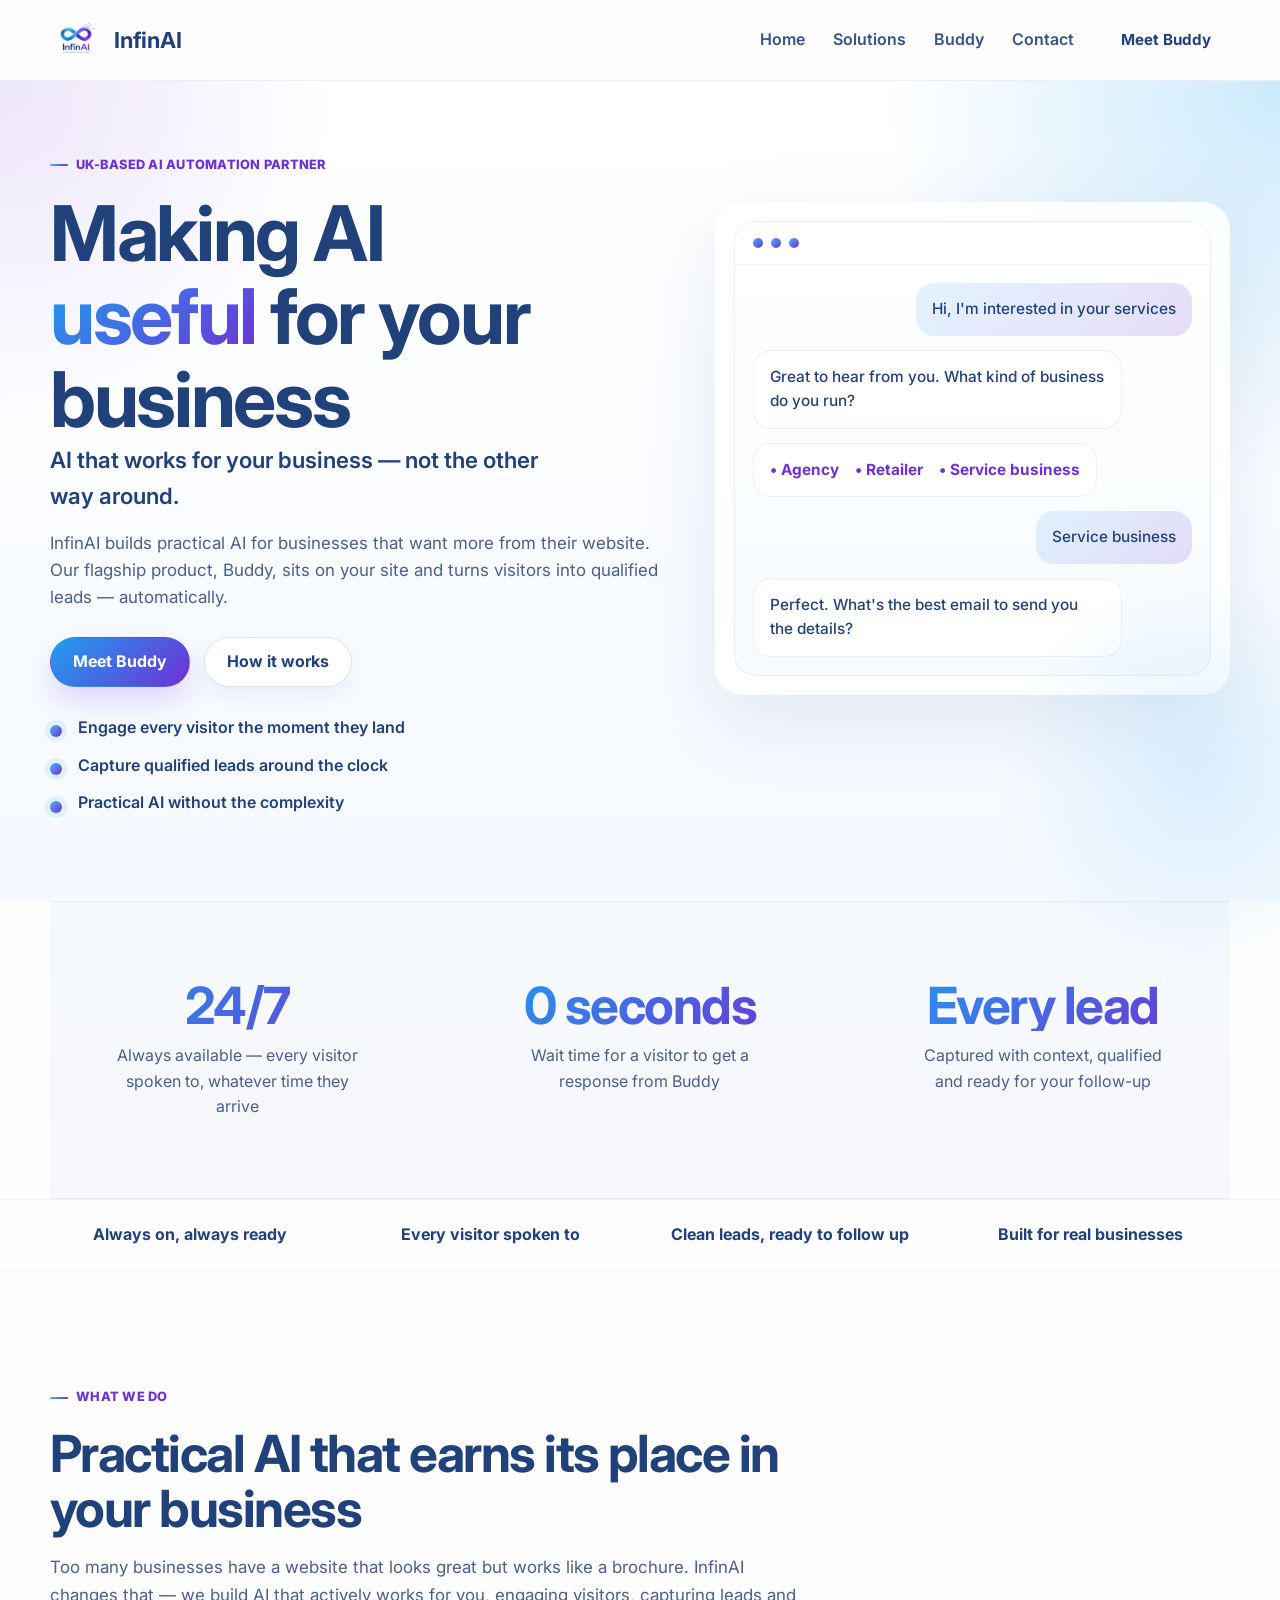
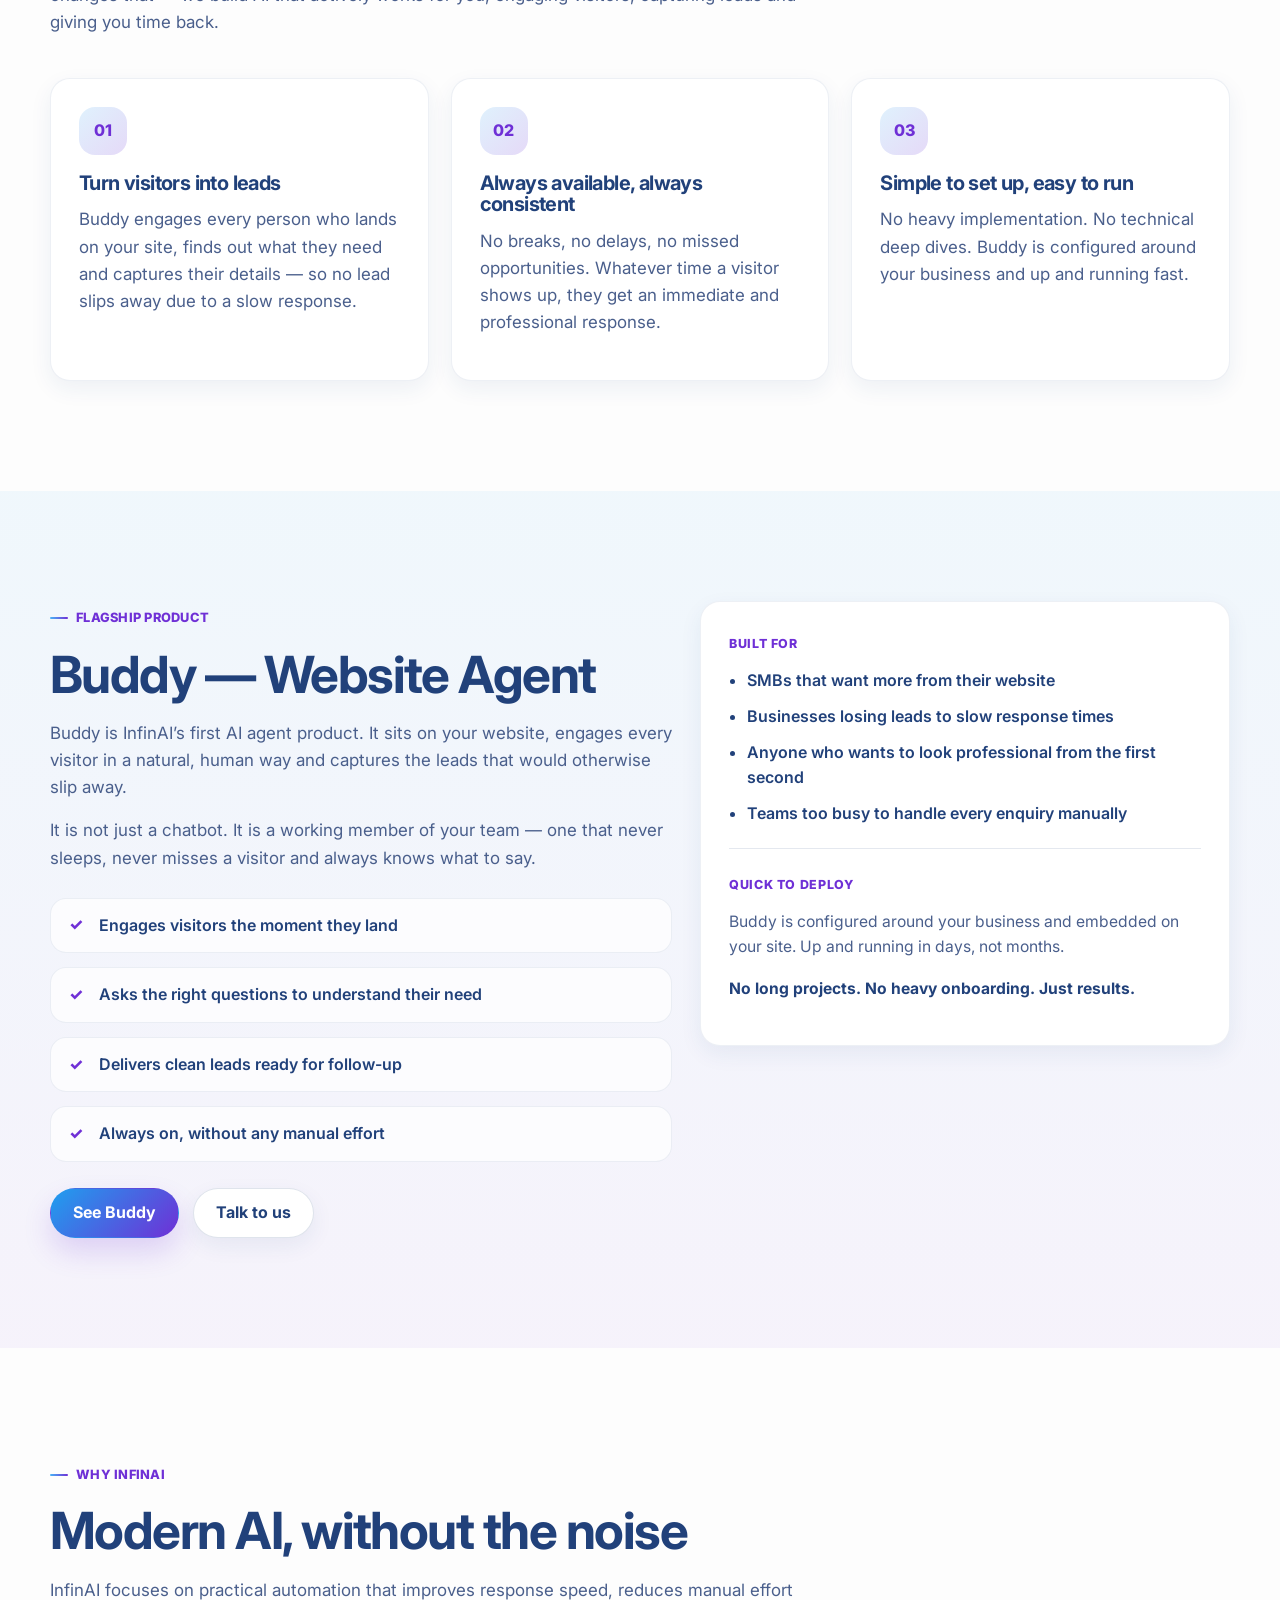
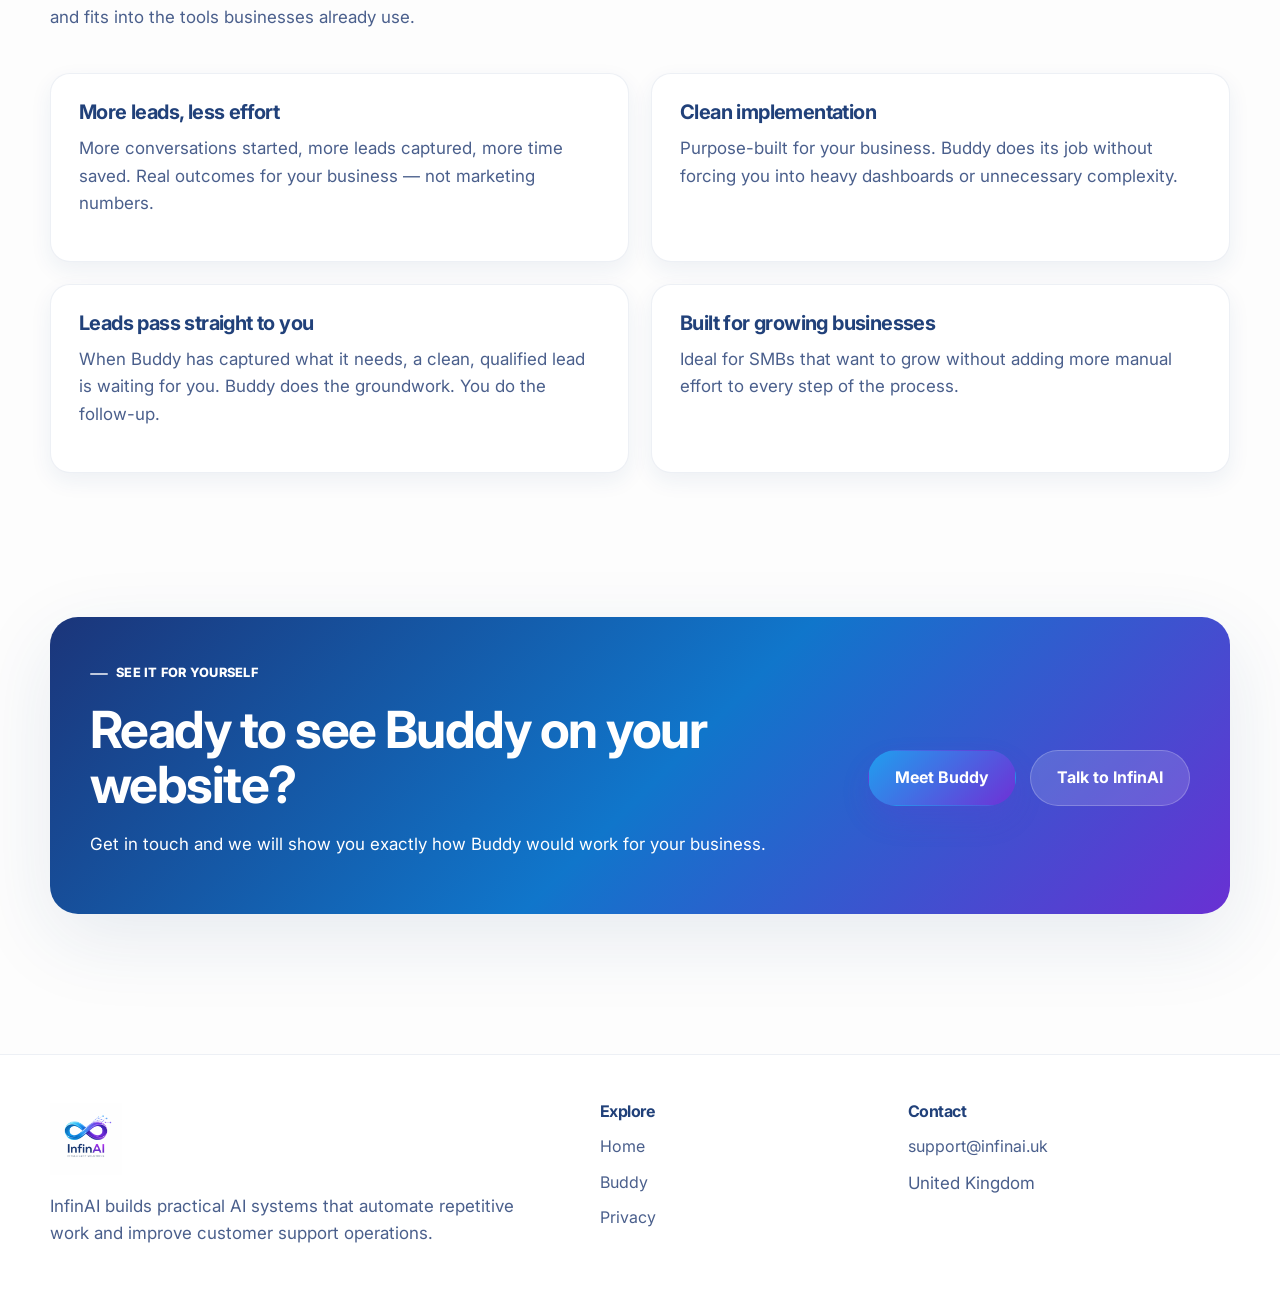
<file: index.html>
<!DOCTYPE html>
<html lang="en">
<head>
  <meta charset="UTF-8" />
  <meta name="viewport" content="width=device-width, initial-scale=1.0" />
  <title>InfinAI | Practical AI for Growing Businesses</title>
  <meta name="description" content="InfinAI builds practical AI for growing businesses. Buddy is an AI agent that lives on your website, engages every visitor, and delivers qualified leads — automatically." />
  <meta property="og:type" content="website" />
  <meta property="og:url" content="https://infinai.uk/" />
  <meta property="og:title" content="InfinAI | Practical AI for Growing Businesses" />
  <meta property="og:description" content="Buddy by InfinAI — an AI agent that lives on your website, engages every visitor naturally, and delivers qualified leads while you get on with your business." />
  <meta property="og:image" content="https://infinai.uk/assets/Infin_AI_Purple.png" />
  <meta name="twitter:card" content="summary_large_image" />
  <meta name="twitter:title" content="InfinAI | Practical AI for Growing Businesses" />
  <meta name="twitter:description" content="Buddy by InfinAI — an AI agent that lives on your website, engages every visitor naturally, and delivers qualified leads while you get on with your business." />
  <meta name="twitter:image" content="https://infinai.uk/assets/Infin_AI_Purple.png" />
  <link rel="preconnect" href="https://fonts.googleapis.com">
  <link rel="preconnect" href="https://fonts.gstatic.com" crossorigin>
  <link href="https://fonts.googleapis.com/css2?family=Inter:wght@400;500;600;700;800&display=swap" rel="stylesheet">
  <link rel="icon" type="image/png" href="assets/Infin_AI_Purple.png" />
  <link rel="stylesheet" href="styles.css" />
</head>
<body>
  <div class="site-shell">
    <header class="site-header">
      <div class="container nav-wrap">
        <a href="index.html" class="brand" aria-label="InfinAI home">
          <img src="assets/Infin_AI_Purple.png" alt="InfinAI logo" class="brand-logo" />
	  <span class="brand-text">InfinAI</span>
        </a>

        <button class="nav-toggle" id="navToggle" aria-expanded="false" aria-controls="siteNav" aria-label="Open navigation">
          <span></span><span></span><span></span>
        </button>

        <nav class="site-nav" id="siteNav">
          <a href="index.html">Home</a>
          <a href="#solutions">Solutions</a>
          <a href="buddy.html">Buddy</a>
          <a href="#contact">Contact</a>
          <a href="buddy.html" class="button button-small">Meet Buddy</a>
        </nav>
      </div>
    </header>

    <main>
      <section class="hero">
        <div class="container hero-grid">
          <div class="hero-copy">
            <div class="eyebrow">UK-based AI automation partner</div>
            <h1>Making AI <span class="gradient-text">useful</span> for your business</h1>
            <p class="hero-subtitle">AI that works for your business — not the other way around.</p>
            <p class="hero-body">
              InfinAI builds practical AI for businesses that want more from their website. Our flagship product, Buddy, sits on your site and turns visitors into qualified leads — automatically.
            </p>

            <div class="hero-actions">
              <a href="buddy.html" class="button button-primary">Meet Buddy</a>
              <a href="#solutions" class="button button-secondary">How it works</a>
            </div>

            <ul class="hero-points">
              <li>Engage every visitor the moment they land</li>
              <li>Capture qualified leads around the clock</li>
              <li>Practical AI without the complexity</li>
            </ul>
          </div>

          <div class="hero-panel">
            <div class="hero-card hero-card-main">
              <div class="chat-window">
                <div class="chat-top">
                  <div class="chat-dot"></div>
                  <div class="chat-dot"></div>
                  <div class="chat-dot"></div>
                </div>
                <div class="chat-body">
                  <div class="message user">Hi, I'm interested in your services</div>
                  <div class="message bot">
                    Great to hear from you. What kind of business do you run?
                  </div>
                  <div class="message bot soft">• Agency &nbsp;&nbsp; • Retailer &nbsp;&nbsp; • Service business</div>
                  <div class="message user">Service business</div>
                  <div class="message bot">
                    Perfect. What's the best email to send you the details?
                  </div>
                </div>
              </div>
            </div>
          </div>
        </div>
      </section>

      <section class="metrics">

        <div class="metric">
          <h2>24/7</h2>
          <p>Always available — every visitor spoken to, whatever time they arrive</p>
        </div>

        <div class="metric">
          <h2>0 seconds</h2>
          <p>Wait time for a visitor to get a response from Buddy</p>
        </div>

        <div class="metric">
          <h2>Every lead</h2>
          <p>Captured with context, qualified and ready for your follow-up</p>
        </div>

      </section>

      <section class="trust-strip">
        <div class="container trust-grid">
          <div class="trust-item">Always on, always ready</div>
          <div class="trust-item">Every visitor spoken to</div>
          <div class="trust-item">Clean leads, ready to follow up</div>
          <div class="trust-item">Built for real businesses</div>
        </div>
      </section>

      <section class="section" id="solutions">
        <div class="container">
          <div class="section-heading">
            <div class="eyebrow">What we do</div>
            <h2>Practical AI that earns its place in your business</h2>
            <p>
              Too many businesses have a website that looks great but works like a brochure. InfinAI changes that — we build AI that actively works for you, engaging visitors, capturing leads and giving you time back.
            </p>
          </div>

          <div class="card-grid three-up">
            <article class="feature-card">
              <div class="icon-badge">01</div>
              <h3>Turn visitors into leads</h3>
              <p>
                Buddy engages every person who lands on your site, finds out what they need and captures their details — so no lead slips away due to a slow response.
              </p>
            </article>

            <article class="feature-card">
              <div class="icon-badge">02</div>
              <h3>Always available, always consistent</h3>
              <p>
                No breaks, no delays, no missed opportunities. Whatever time a visitor shows up, they get an immediate and professional response.
              </p>
            </article>

            <article class="feature-card">
              <div class="icon-badge">03</div>
              <h3>Simple to set up, easy to run</h3>
              <p>
                No heavy implementation. No technical deep dives. Buddy is configured around your business and up and running fast.
              </p>
            </article>
          </div>
        </div>
      </section>

      <section class="section section-tint">
        <div class="container split-panel">
          <div>
            <div class="eyebrow">Flagship product</div>
            <h2>Buddy — Website Agent</h2>
            <p>
              Buddy is InfinAI’s first AI agent product. It sits on your website, engages every visitor in a natural, human way and captures the leads that would otherwise slip away.
            </p>
            <p>
              It is not just a chatbot. It is a working member of your team — one that never sleeps, never misses a visitor and always knows what to say.
            </p>

            <div class="tick-list">
              <div>Engages visitors the moment they land</div>
              <div>Asks the right questions to understand their need</div>
              <div>Delivers clean leads ready for follow-up</div>
              <div>Always on, without any manual effort</div>
            </div>

            <div class="inline-actions">
              <a href="buddy.html" class="button button-primary">See Buddy</a>
              <a href="mailto:support@infinai.uk" class="button button-secondary">Talk to us</a>
            </div>
          </div>

          <aside class="product-side-card">
            <div class="mini-label">Built for</div>
            <ul class="plain-list">
              <li>SMBs that want more from their website</li>
              <li>Businesses losing leads to slow response times</li>
              <li>Anyone who wants to look professional from the first second</li>
              <li>Teams too busy to handle every enquiry manually</li>
            </ul>

            <div class="divider"></div>

            <div class="mini-label">Quick to deploy</div>
            <p class="compact">
              Buddy is configured around your business and embedded on your site. Up and running in days, not months.
            </p>
            <p class="compact emphasis">No long projects. No heavy onboarding. Just results.</p>
          </aside>
        </div>
      </section>

      <section class="section">
        <div class="container">
          <div class="section-heading">
            <div class="eyebrow">Why InfinAI</div>
            <h2>Modern AI, without the noise</h2>
            <p>
              InfinAI focuses on practical automation that improves response speed, reduces manual effort and fits into the tools businesses already use.
            </p>
          </div>

          <div class="card-grid two-up">
            <article class="benefit-card">
              <h3>More leads, less effort</h3>
              <p>More conversations started, more leads captured, more time saved. Real outcomes for your business — not marketing numbers.</p>
            </article>

            <article class="benefit-card">
              <h3>Clean implementation</h3>
              <p>Purpose-built for your business. Buddy does its job without forcing you into heavy dashboards or unnecessary complexity.</p>
            </article>

            <article class="benefit-card">
              <h3>Leads pass straight to you</h3>
              <p>When Buddy has captured what it needs, a clean, qualified lead is waiting for you. Buddy does the groundwork. You do the follow-up.</p>
            </article>

            <article class="benefit-card">
              <h3>Built for growing businesses</h3>
              <p>Ideal for SMBs that want to grow without adding more manual effort to every step of the process.</p>
            </article>
          </div>
        </div>
      </section>

      <section class="section cta-section">
        <div class="container cta-panel">
          <div>
            <div class="eyebrow">See it for yourself</div>
            <h2>Ready to see Buddy on your website?</h2>
            <p>
              Get in touch and we will show you exactly how Buddy would work for your business.
            </p>
          </div>

          <div class="cta-actions">
            <a href="buddy.html" class="button button-primary button-large">Meet Buddy</a>
            <a href="mailto:support@infinai.uk" class="button button-ghost button-large">Talk to InfinAI</a>
          </div>
        </div>
      </section>
    </main>

    <footer class="site-footer" id="contact">
      <div class="container footer-grid">
        <div>
          <img src="assets/Infin_AI_Purple.png" alt="InfinAI logo" class="footer-logo" />
          <p class="footer-copy">
            InfinAI builds practical AI systems that automate repetitive work and improve customer support operations.
          </p>
        </div>

        <div>
          <h4>Explore</h4>
          <a href="index.html">Home</a>
          <a href="buddy.html">Buddy</a>
          <a href="privacy.html">Privacy</a>
        </div>

        <div>
          <h4>Contact</h4>
          <a href="mailto:support@infinai.uk">support@infinai.uk</a>
          <p>United Kingdom</p>
        </div>
      </div>
    </footer>
  </div>

  <script src="script.js"></script>
  <script src="https://infinai.uk/embed.js" data-key="pub_infinai" async></script>
</body>
</html>
</file>
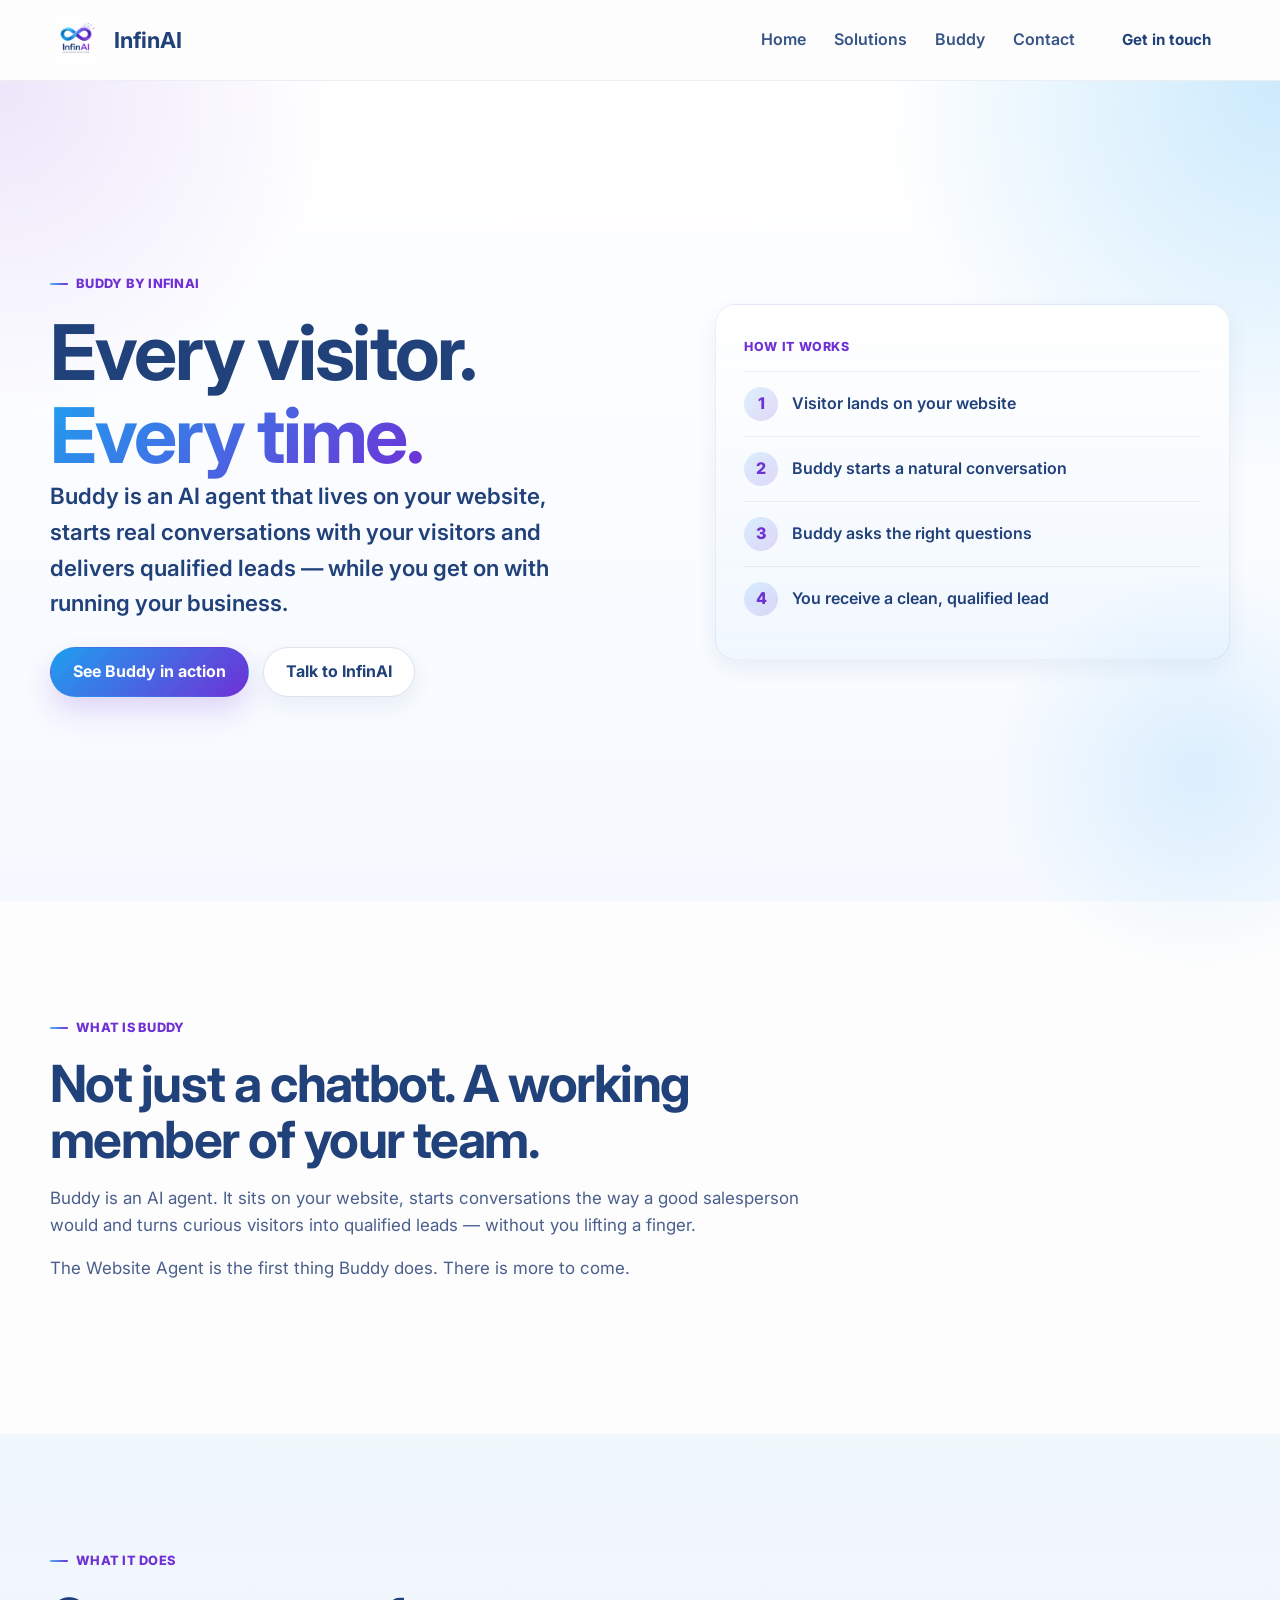
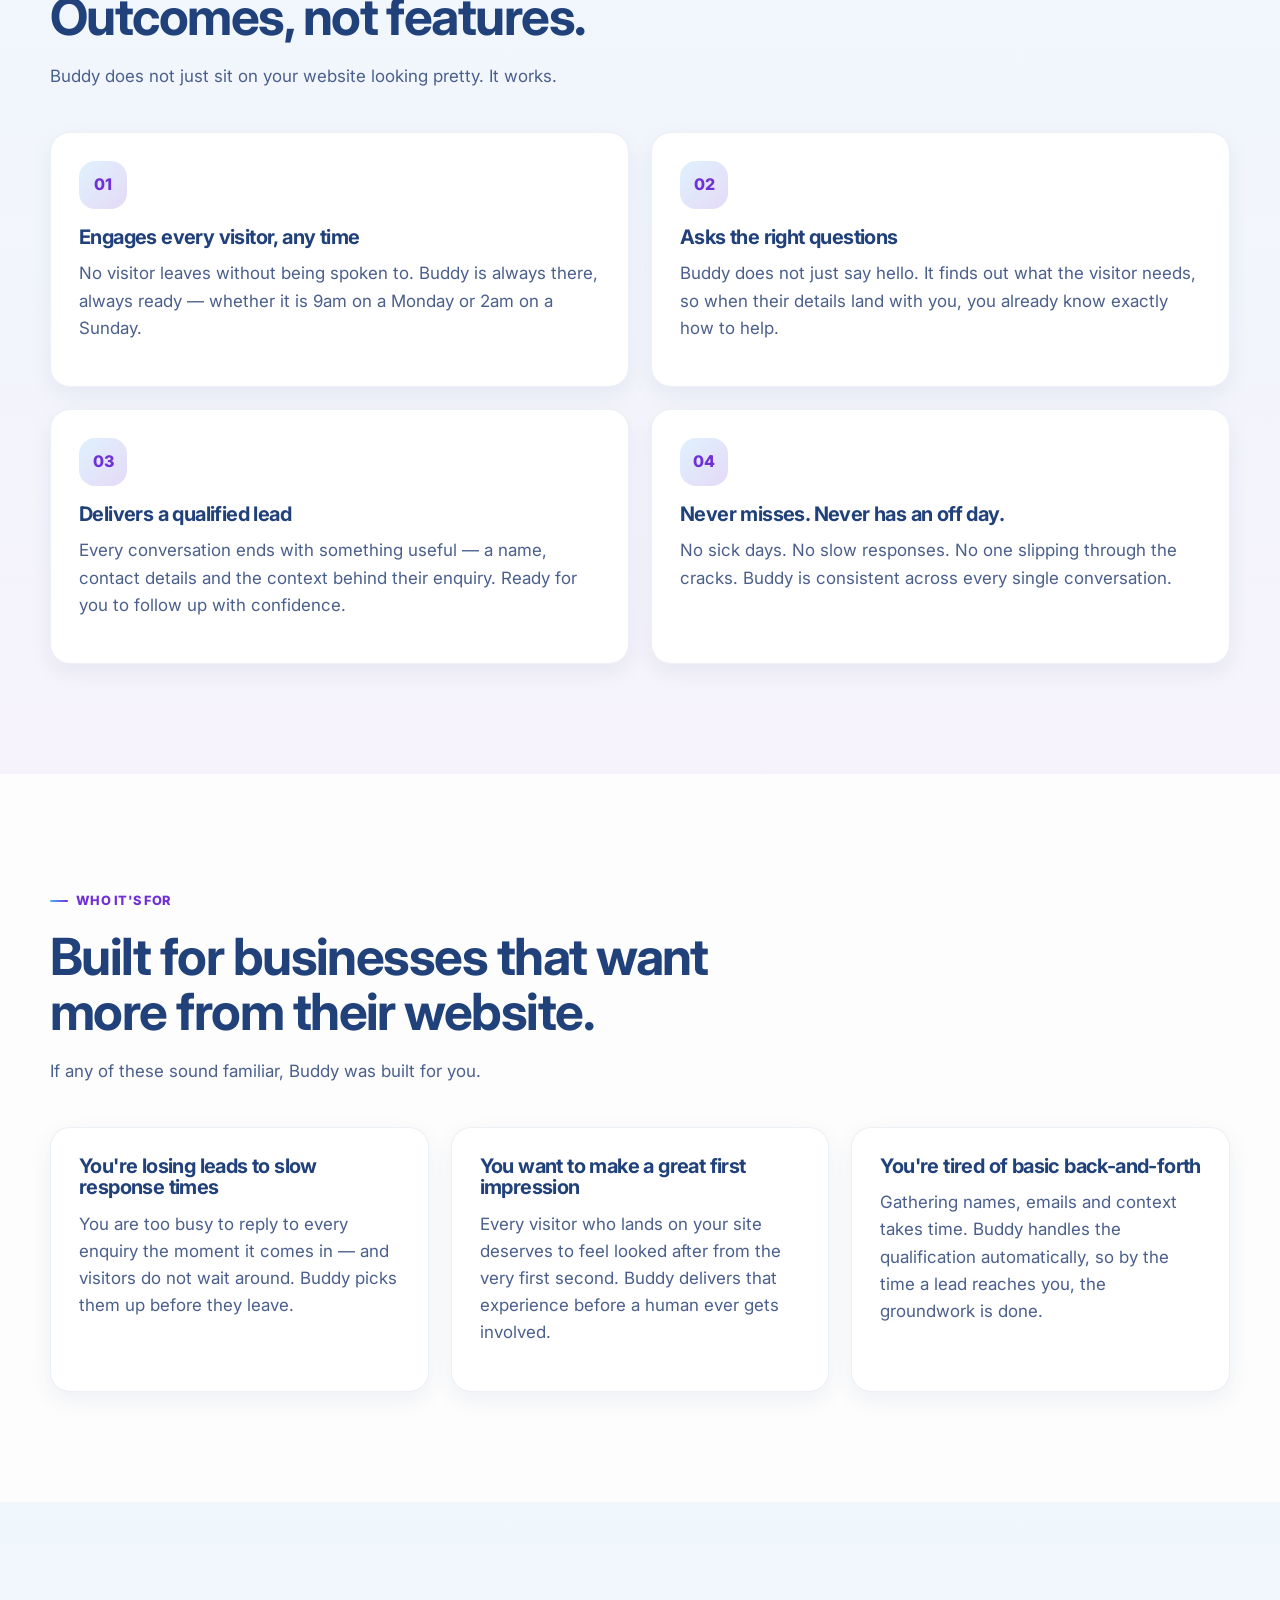
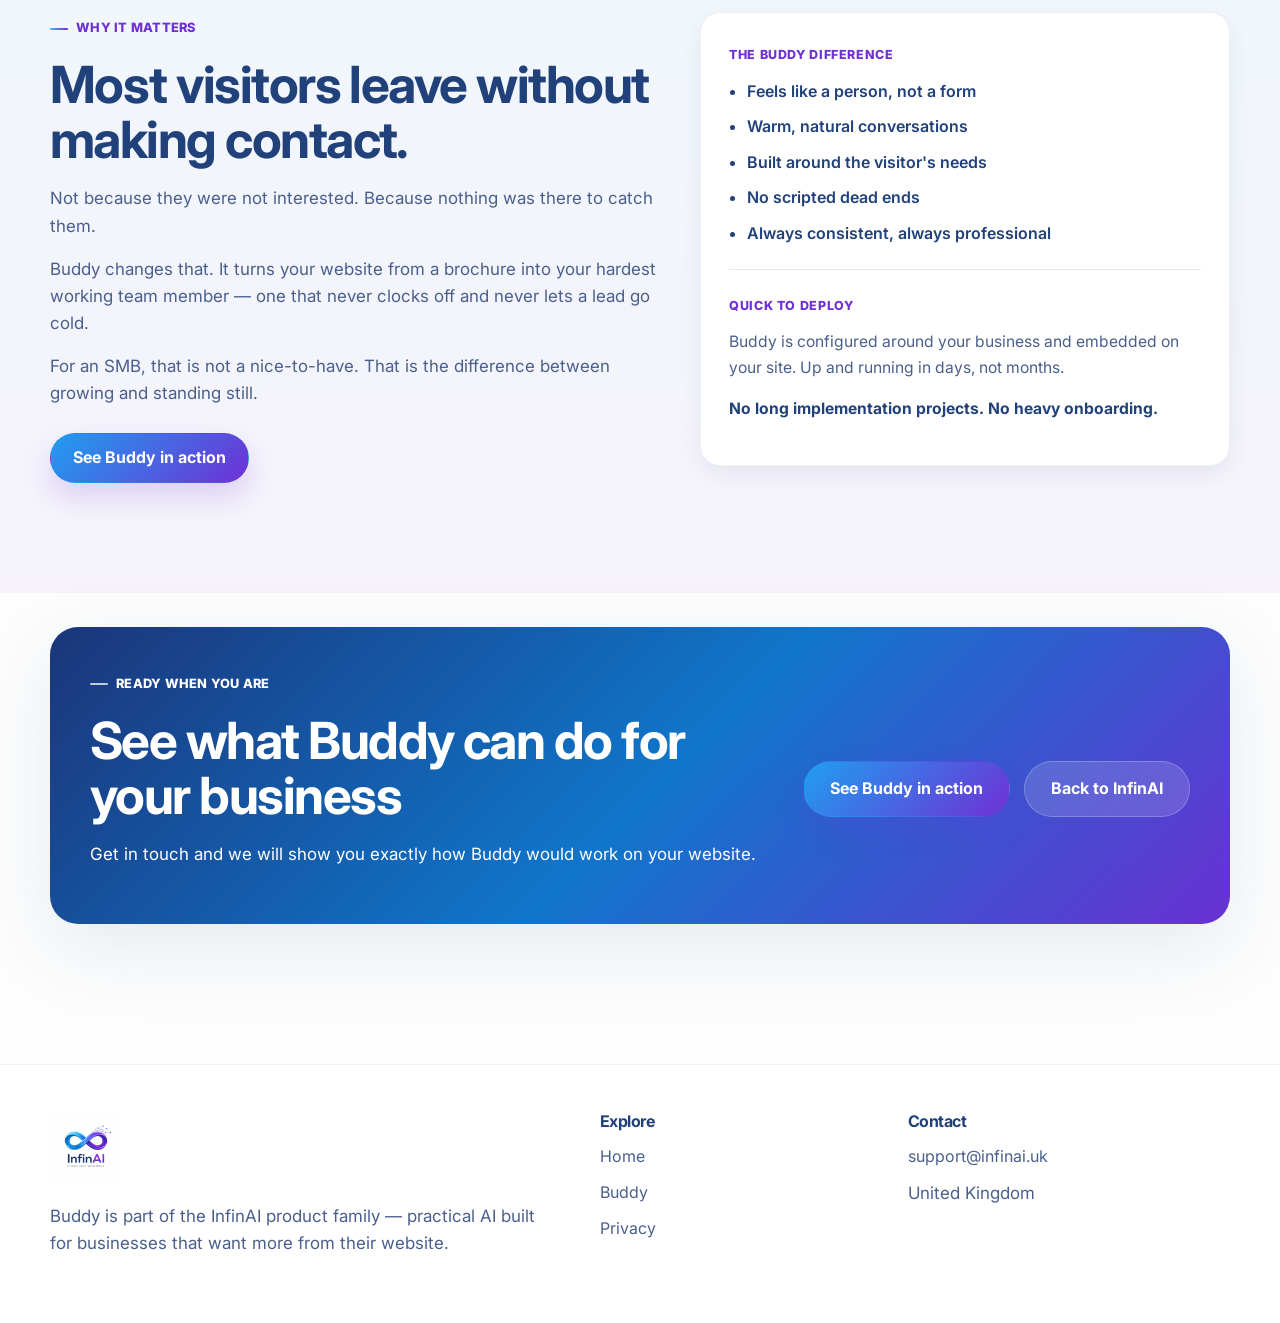
<file: buddy.html>
<!DOCTYPE html>
<html lang="en">
<head>
  <meta charset="UTF-8" />
  <meta name="viewport" content="width=device-width, initial-scale=1.0" />
  <title>Buddy | AI Agent for Your Website — InfinAI</title>
  <meta name="description" content="Buddy by InfinAI — an AI agent that lives on your website, engages every visitor naturally, and delivers qualified leads while you get on with your business." />
  <meta property="og:type" content="website" />
  <meta property="og:url" content="https://infinai.uk/buddy.html" />
  <meta property="og:title" content="Buddy | AI Agent for Your Website — InfinAI" />
  <meta property="og:description" content="Buddy is an AI agent that lives on your website, talks to every visitor, and delivers qualified leads — automatically." />
  <meta property="og:image" content="https://infinai.uk/assets/Infin_AI_Purple.png" />
  <meta name="twitter:card" content="summary_large_image" />
  <meta name="twitter:title" content="Buddy | AI Agent for Your Website — InfinAI" />
  <meta name="twitter:description" content="Buddy is an AI agent that lives on your website, talks to every visitor, and delivers qualified leads — automatically." />
  <meta name="twitter:image" content="https://infinai.uk/assets/Infin_AI_Purple.png" />
  <link rel="preconnect" href="https://fonts.googleapis.com">
  <link rel="preconnect" href="https://fonts.gstatic.com" crossorigin>
  <link href="https://fonts.googleapis.com/css2?family=Inter:wght@400;500;600;700;800&display=swap" rel="stylesheet">
  <link rel="icon" type="image/png" href="assets/Infin_AI_Purple.png" />
  <link rel="stylesheet" href="styles.css" />
</head>
<body>
  <div class="site-shell">
    <header class="site-header">
      <div class="container nav-wrap">
        <a href="index.html" class="brand" aria-label="InfinAI home">
          <img src="assets/Infin_AI_Purple.png" alt="InfinAI logo" class="brand-logo" />
          <span class="brand-text">InfinAI</span>
        </a>

        <button class="nav-toggle" id="navToggle" aria-expanded="false" aria-controls="siteNav" aria-label="Open navigation">
          <span></span><span></span><span></span>
        </button>

        <nav class="site-nav" id="siteNav">
          <a href="index.html">Home</a>
          <a href="index.html#solutions">Solutions</a>
          <a href="buddy.html">Buddy</a>
          <a href="mailto:support@infinai.uk">Contact</a>
          <a href="mailto:support@infinai.uk" class="button button-small">Get in touch</a>
        </nav>
      </div>
    </header>

    <main>
      <section class="page-hero page-hero-buddy">
        <div class="container page-hero-grid">
          <div>
            <div class="eyebrow">Buddy by InfinAI</div>
            <h1>Every visitor. <span class="gradient-text">Every time.</span></h1>
            <p class="hero-subtitle">
              Buddy is an AI agent that lives on your website, starts real conversations with your visitors and delivers qualified leads — while you get on with running your business.
            </p>
            <div class="hero-actions">
              <a href="#" class="button button-primary js-open-buddy">See Buddy in action</a>
              <a href="mailto:support@infinai.uk" class="button button-secondary">Talk to InfinAI</a>
            </div>
          </div>

          <div class="journey-card">
            <div class="mini-label">How it works</div>
            <div class="journey-step"><span>1</span>Visitor lands on your website</div>
            <div class="journey-step"><span>2</span>Buddy starts a natural conversation</div>
            <div class="journey-step"><span>3</span>Buddy asks the right questions</div>
            <div class="journey-step"><span>4</span>You receive a clean, qualified lead</div>
          </div>
        </div>
      </section>

      <section class="section">
        <div class="container">
          <div class="section-heading">
            <div class="eyebrow">What is Buddy</div>
            <h2>Not just a chatbot. A working member of your team.</h2>
            <p>
              Buddy is an AI agent. It sits on your website, starts conversations the way a good salesperson would and turns curious visitors into qualified leads — without you lifting a finger.
            </p>
            <p>
              The Website Agent is the first thing Buddy does. There is more to come.
            </p>
          </div>
        </div>
      </section>

      <section class="section section-tint">
        <div class="container">
          <div class="section-heading">
            <div class="eyebrow">What it does</div>
            <h2>Outcomes, not features.</h2>
            <p>Buddy does not just sit on your website looking pretty. It works.</p>
          </div>

          <div class="card-grid two-up">
            <article class="feature-card">
              <div class="icon-badge">01</div>
              <h3>Engages every visitor, any time</h3>
              <p>
                No visitor leaves without being spoken to. Buddy is always there, always ready — whether it is 9am on a Monday or 2am on a Sunday.
              </p>
            </article>

            <article class="feature-card">
              <div class="icon-badge">02</div>
              <h3>Asks the right questions</h3>
              <p>
                Buddy does not just say hello. It finds out what the visitor needs, so when their details land with you, you already know exactly how to help.
              </p>
            </article>

            <article class="feature-card">
              <div class="icon-badge">03</div>
              <h3>Delivers a qualified lead</h3>
              <p>
                Every conversation ends with something useful — a name, contact details and the context behind their enquiry. Ready for you to follow up with confidence.
              </p>
            </article>

            <article class="feature-card">
              <div class="icon-badge">04</div>
              <h3>Never misses. Never has an off day.</h3>
              <p>
                No sick days. No slow responses. No one slipping through the cracks. Buddy is consistent across every single conversation.
              </p>
            </article>
          </div>
        </div>
      </section>

      <section class="section">
        <div class="container">
          <div class="section-heading">
            <div class="eyebrow">Who it's for</div>
            <h2>Built for businesses that want more from their website.</h2>
            <p>If any of these sound familiar, Buddy was built for you.</p>
          </div>

          <div class="card-grid three-up">
            <article class="benefit-card">
              <h3>You're losing leads to slow response times</h3>
              <p>
                You are too busy to reply to every enquiry the moment it comes in — and visitors do not wait around. Buddy picks them up before they leave.
              </p>
            </article>

            <article class="benefit-card">
              <h3>You want to make a great first impression</h3>
              <p>
                Every visitor who lands on your site deserves to feel looked after from the very first second. Buddy delivers that experience before a human ever gets involved.
              </p>
            </article>

            <article class="benefit-card">
              <h3>You're tired of basic back-and-forth</h3>
              <p>
                Gathering names, emails and context takes time. Buddy handles the qualification automatically, so by the time a lead reaches you, the groundwork is done.
              </p>
            </article>
          </div>
        </div>
      </section>

      <section class="section section-tint">
        <div class="container split-panel">
          <div>
            <div class="eyebrow">Why it matters</div>
            <h2>Most visitors leave without making contact.</h2>
            <p>
              Not because they were not interested. Because nothing was there to catch them.
            </p>
            <p>
              Buddy changes that. It turns your website from a brochure into your hardest working team member — one that never clocks off and never lets a lead go cold.
            </p>
            <p>
              For an SMB, that is not a nice-to-have. That is the difference between growing and standing still.
            </p>

            <div class="inline-actions">
              <a href="#" class="button button-primary js-open-buddy">See Buddy in action</a>
            </div>
          </div>

          <aside class="product-side-card">
            <div class="mini-label">The Buddy difference</div>
            <ul class="plain-list">
              <li>Feels like a person, not a form</li>
              <li>Warm, natural conversations</li>
              <li>Built around the visitor's needs</li>
              <li>No scripted dead ends</li>
              <li>Always consistent, always professional</li>
            </ul>

            <div class="divider"></div>

            <div class="mini-label">Quick to deploy</div>
            <p class="compact">
              Buddy is configured around your business and embedded on your site. Up and running in days, not months.
            </p>
            <p class="compact emphasis">No long implementation projects. No heavy onboarding.</p>
          </aside>
        </div>
      </section>

      <section class="section cta-section">
        <div class="container cta-panel">
          <div>
            <div class="eyebrow">Ready when you are</div>
            <h2>See what Buddy can do for your business</h2>
            <p>
              Get in touch and we will show you exactly how Buddy would work on your website.
            </p>
          </div>

          <div class="cta-actions">
            <a href="#" class="button button-primary button-large js-open-buddy">See Buddy in action</a>
            <a href="index.html" class="button button-ghost button-large">Back to InfinAI</a>
          </div>
        </div>
      </section>
    </main>

    <footer class="site-footer">
      <div class="container footer-grid">
        <div>
          <img src="assets/Infin_AI_Purple.png" alt="InfinAI logo" class="footer-logo" />
          <p class="footer-copy">
            Buddy is part of the InfinAI product family — practical AI built for businesses that want more from their website.
          </p>
        </div>

        <div>
          <h4>Explore</h4>
          <a href="index.html">Home</a>
          <a href="buddy.html">Buddy</a>
          <a href="privacy.html">Privacy</a>
        </div>

        <div>
          <h4>Contact</h4>
          <a href="mailto:support@infinai.uk">support@infinai.uk</a>
          <p>United Kingdom</p>
        </div>
      </div>
    </footer>
  </div>

  <script src="script.js"></script>
  <script src="https://infinai.uk/embed.js" data-key="pub_infinai" async></script>
</body>
</html>
</file>
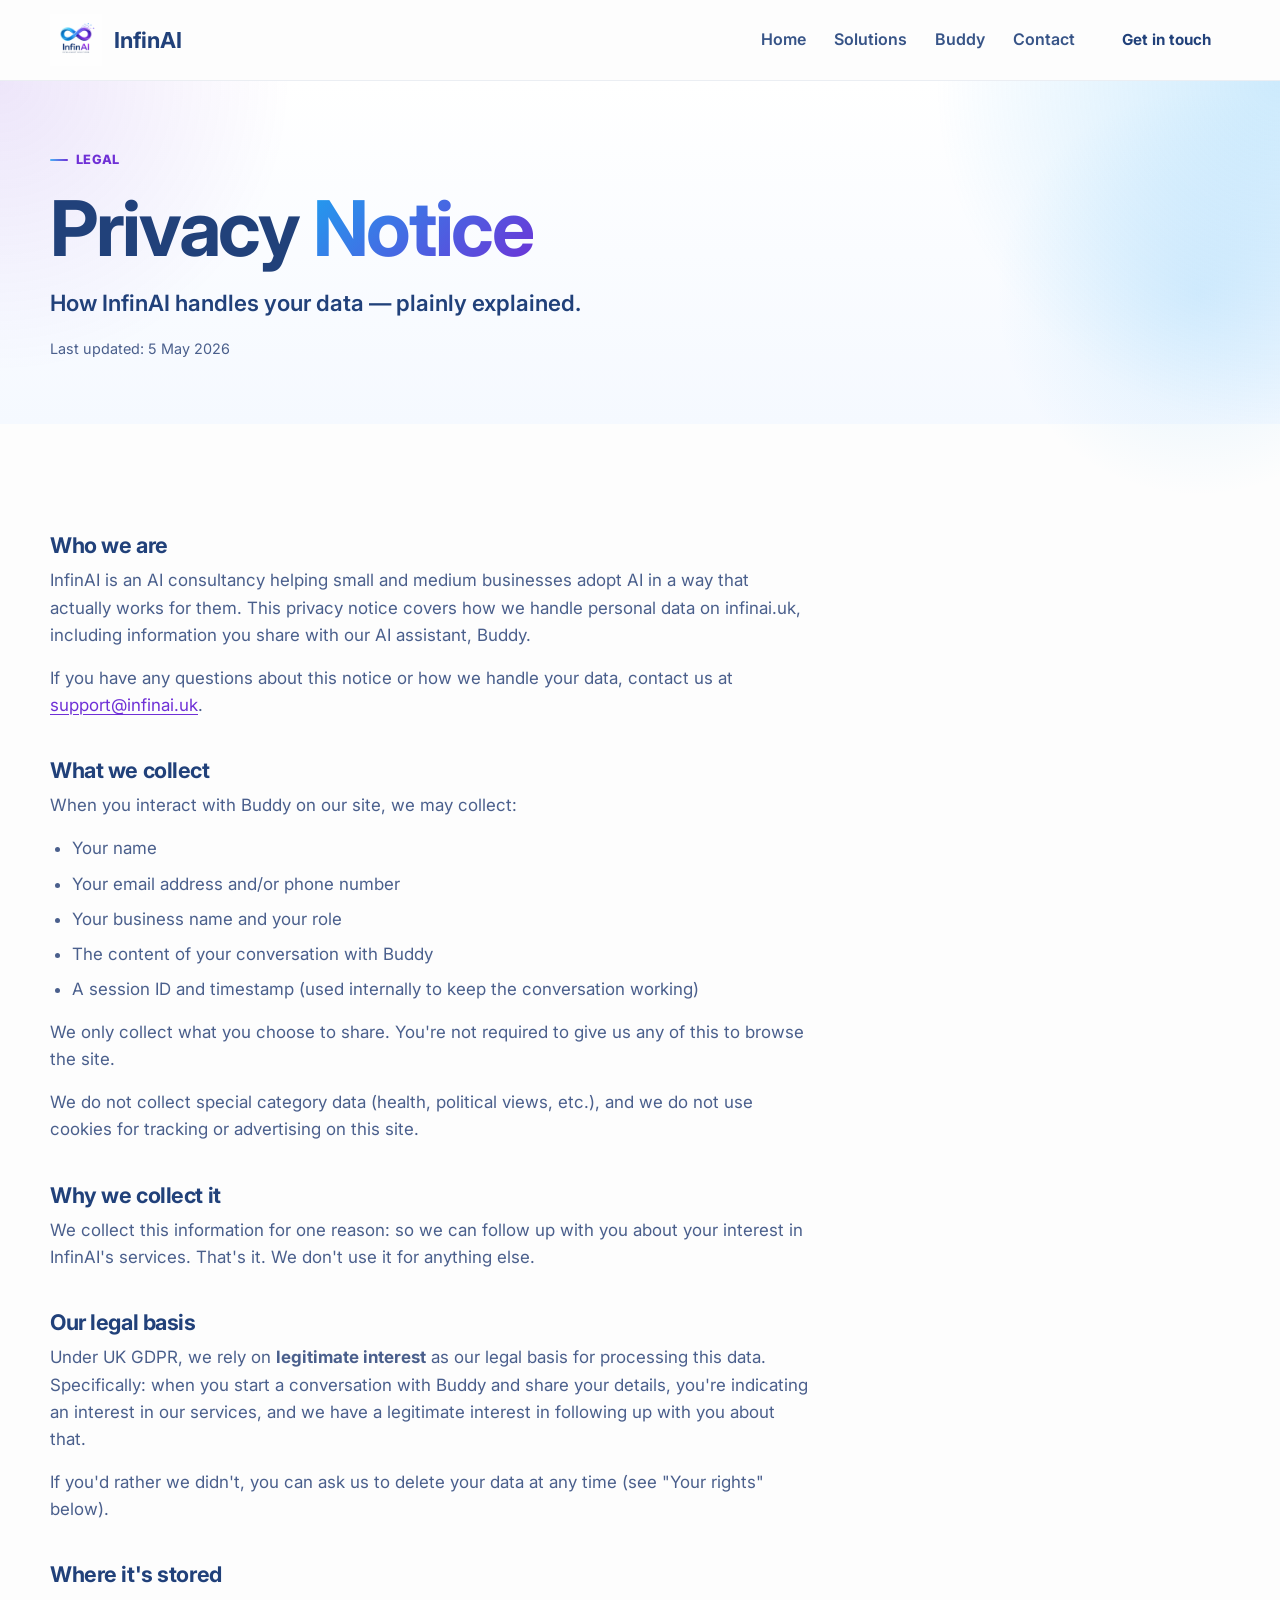
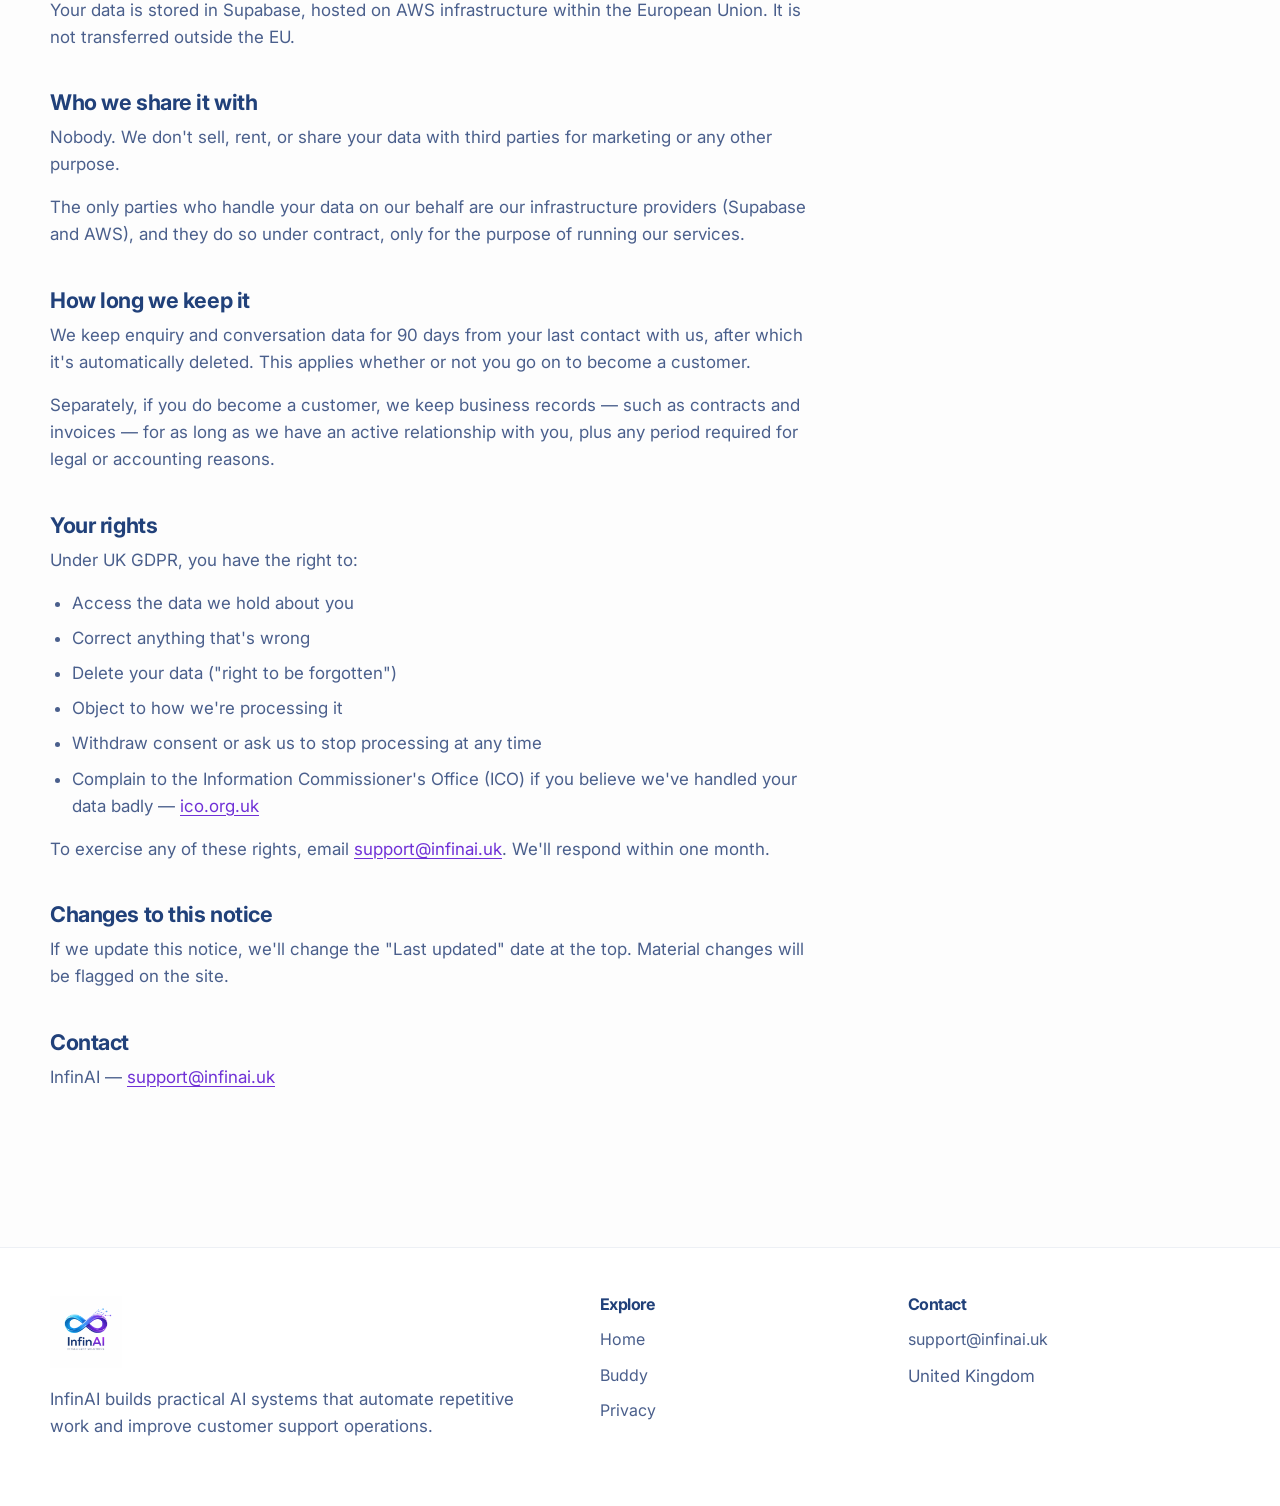
<file: privacy.html>
<!DOCTYPE html>
<html lang="en">
<head>
  <meta charset="UTF-8" />
  <meta name="viewport" content="width=device-width, initial-scale=1.0" />
  <title>Privacy Notice — InfinAI</title>
  <meta name="description" content="How InfinAI handles your personal data — plainly explained." />
  <meta property="og:type" content="website" />
  <meta property="og:url" content="https://infinai.uk/privacy.html" />
  <meta property="og:title" content="Privacy Notice — InfinAI" />
  <meta property="og:description" content="How InfinAI handles your personal data — plainly explained." />
  <link rel="preconnect" href="https://fonts.googleapis.com">
  <link rel="preconnect" href="https://fonts.gstatic.com" crossorigin>
  <link href="https://fonts.googleapis.com/css2?family=Inter:wght@400;500;600;700;800&display=swap" rel="stylesheet">
  <link rel="icon" type="image/png" href="assets/Infin_AI_Purple.png" />
  <link rel="stylesheet" href="styles.css" />
</head>
<body>
  <div class="site-shell">
    <header class="site-header">
      <div class="container nav-wrap">
        <a href="index.html" class="brand" aria-label="InfinAI home">
          <img src="assets/Infin_AI_Purple.png" alt="InfinAI logo" class="brand-logo" />
          <span class="brand-text">InfinAI</span>
        </a>

        <button class="nav-toggle" id="navToggle" aria-expanded="false" aria-controls="siteNav" aria-label="Open navigation">
          <span></span><span></span><span></span>
        </button>

        <nav class="site-nav" id="siteNav">
          <a href="index.html">Home</a>
          <a href="index.html#solutions">Solutions</a>
          <a href="buddy.html">Buddy</a>
          <a href="mailto:support@infinai.uk">Contact</a>
          <a href="mailto:support@infinai.uk" class="button button-small">Get in touch</a>
        </nav>
      </div>
    </header>

    <main>
      <section class="page-hero page-hero-privacy">
        <div class="container">
          <div class="eyebrow">Legal</div>
          <h1>Privacy <span class="gradient-text">Notice</span></h1>
          <p class="hero-subtitle" style="margin-top: 14px; max-width: 46ch;">
            How InfinAI handles your data — plainly explained.
          </p>
          <p style="margin-top: 12px; color: var(--ink-soft); font-size: 0.9rem;">
            Last updated: 5 May 2026
          </p>
        </div>
      </section>

      <section class="section">
        <div class="container">
          <article class="privacy-prose">

            <h2>Who we are</h2>
            <p>
              InfinAI is an AI consultancy helping small and medium businesses adopt AI in a way that actually works for them. This privacy notice covers how we handle personal data on infinai.uk, including information you share with our AI assistant, Buddy.
            </p>
            <p>
              If you have any questions about this notice or how we handle your data, contact us at <a href="mailto:support@infinai.uk">support@infinai.uk</a>.
            </p>

            <h2>What we collect</h2>
            <p>When you interact with Buddy on our site, we may collect:</p>
            <ul>
              <li>Your name</li>
              <li>Your email address and/or phone number</li>
              <li>Your business name and your role</li>
              <li>The content of your conversation with Buddy</li>
              <li>A session ID and timestamp (used internally to keep the conversation working)</li>
            </ul>
            <p>
              We only collect what you choose to share. You're not required to give us any of this to browse the site.
            </p>
            <p>
              We do not collect special category data (health, political views, etc.), and we do not use cookies for tracking or advertising on this site.
            </p>

            <h2>Why we collect it</h2>
            <p>
              We collect this information for one reason: so we can follow up with you about your interest in InfinAI's services. That's it. We don't use it for anything else.
            </p>

            <h2>Our legal basis</h2>
            <p>
              Under UK GDPR, we rely on <strong>legitimate interest</strong> as our legal basis for processing this data. Specifically: when you start a conversation with Buddy and share your details, you're indicating an interest in our services, and we have a legitimate interest in following up with you about that.
            </p>
            <p>
              If you'd rather we didn't, you can ask us to delete your data at any time (see "Your rights" below).
            </p>

            <h2>Where it's stored</h2>
            <p>
              Your data is stored in Supabase, hosted on AWS infrastructure within the European Union. It is not transferred outside the EU.
            </p>

            <h2>Who we share it with</h2>
            <p>
              Nobody. We don't sell, rent, or share your data with third parties for marketing or any other purpose.
            </p>
            <p>
              The only parties who handle your data on our behalf are our infrastructure providers (Supabase and AWS), and they do so under contract, only for the purpose of running our services.
            </p>

            <h2>How long we keep it</h2>
            <p>
              We keep enquiry and conversation data for 90 days from your last contact with us, after which it's automatically deleted. This applies whether or not you go on to become a customer.
            </p>
            <p>
              Separately, if you do become a customer, we keep business records — such as contracts and invoices — for as long as we have an active relationship with you, plus any period required for legal or accounting reasons.
            </p>

            <h2>Your rights</h2>
            <p>Under UK GDPR, you have the right to:</p>
            <ul>
              <li>Access the data we hold about you</li>
              <li>Correct anything that's wrong</li>
              <li>Delete your data ("right to be forgotten")</li>
              <li>Object to how we're processing it</li>
              <li>Withdraw consent or ask us to stop processing at any time</li>
              <li>
                Complain to the Information Commissioner's Office (ICO) if you believe we've handled
                your data badly — <a href="https://ico.org.uk" target="_blank" rel="noopener noreferrer">ico.org.uk</a>
              </li>
            </ul>
            <p>
              To exercise any of these rights, email <a href="mailto:support@infinai.uk">support@infinai.uk</a>. We'll respond within one month.
            </p>

            <h2>Changes to this notice</h2>
            <p>
              If we update this notice, we'll change the "Last updated" date at the top. Material changes will be flagged on the site.
            </p>

            <h2>Contact</h2>
            <p>
              InfinAI &mdash; <a href="mailto:support@infinai.uk">support@infinai.uk</a>
            </p>

          </article>
        </div>
      </section>
    </main>

    <footer class="site-footer">
      <div class="container footer-grid">
        <div>
          <img src="assets/Infin_AI_Purple.png" alt="InfinAI logo" class="footer-logo" />
          <p class="footer-copy">
            InfinAI builds practical AI systems that automate repetitive work and improve customer support operations.
          </p>
        </div>

        <div>
          <h4>Explore</h4>
          <a href="index.html">Home</a>
          <a href="buddy.html">Buddy</a>
          <a href="privacy.html">Privacy</a>
        </div>

        <div>
          <h4>Contact</h4>
          <a href="mailto:support@infinai.uk">support@infinai.uk</a>
          <p>United Kingdom</p>
        </div>
      </div>
    </footer>
  </div>

  <script src="script.js"></script>
</body>
</html>
</file>
<file: styles.css>
/* =========
   InfinAI brand system
   ========= */

:root {
  --navy: #21417A;
  --blue: #1375C3;
  --electric: #49B4F6;
  --purple: #6F30D6;
  --soft-purple: #8B6CE0;
  --bg: #FDFDFD;
  --ink-soft: #4a5f8c;
  --line: rgba(33, 65, 122, 0.12);
  --panel: #ffffff;
  --panel-tint: linear-gradient(180deg, rgba(31,159,239,0.06) 0%, rgba(111,48,214,0.05) 100%);
  --hero-wash: radial-gradient(circle at top right, rgba(73,180,246,0.28), transparent 26%),
               radial-gradient(circle at left top, rgba(111,48,214,0.12), transparent 22%),
               linear-gradient(180deg, #ffffff 0%, #f5f9ff 100%);
  --button-gradient: linear-gradient(135deg, #1F9FEF 0%, #6F30D6 100%);
  --shadow-lg: 0 24px 80px rgba(33, 65, 122, 0.10);
  --shadow-md: 0 16px 48px rgba(33, 65, 122, 0.08);
  --shadow-sm: 0 8px 22px rgba(33, 65, 122, 0.07);
  --radius-xl: 28px;
  --radius-lg: 20px;
  --radius-md: 16px;
  --container: 1180px;
}

*,
*::before,
*::after {
  box-sizing: border-box;
}

html {
  scroll-behavior: smooth;
}

body {
  margin: 0;
  background: var(--bg);
  color: var(--navy);
  font-family: "Inter", system-ui, -apple-system, BlinkMacSystemFont, "Segoe UI", sans-serif;
  line-height: 1.6;
}

img {
  max-width: 100%;
  display: block;
}

a {
  color: inherit;
  text-decoration: none;
}

.site-shell {
  overflow-x: clip;
}

.container {
  width: min(var(--container), calc(100% - 40px));
  margin: 0 auto;
}

/* Header */

.site-header {
  position: sticky;
  top: 0;
  z-index: 40;
  backdrop-filter: blur(10px);
  background: rgba(253, 253, 253, 0.88);
  border-bottom: 1px solid rgba(33, 65, 122, 0.08);
}

.nav-wrap {
  min-height: 80px;
  display: flex;
  align-items: center;
  justify-content: space-between;
  gap: 28px;
}

.brand-logo {
  height: 52px;
  width: auto;
  flex-shrink: 0;
}

.site-nav {
  display: flex;
  align-items: center;
  gap: 28px;
  font-weight: 600;
}

.site-nav a:not(.button) {
  color: var(--navy);
  opacity: 0.9;
}

.site-nav a:not(.button):hover {
  color: var(--purple);
}

.nav-toggle {
  display: none;
  width: 46px;
  height: 46px;
  border: 1.5px solid rgba(33, 65, 122, 0.28);
  background: #fff;
  border-radius: 14px;
  padding: 10px;
  cursor: pointer;
}

.nav-toggle span {
  display: block;
  height: 2px;
  width: 100%;
  margin: 3px 0;
  background: var(--navy);
  border-radius: 99px;
}

/* Buttons */

.button {
  display: inline-flex;
  align-items: center;
  justify-content: center;
  gap: 10px;
  min-height: 50px;
  padding: 0 22px;
  border-radius: 999px;
  font-weight: 700;
  transition: transform 160ms ease, box-shadow 160ms ease, background 160ms ease;
  border: 1px solid transparent;
}

.button:hover {
  transform: translateY(-2px);
}

.button-primary {
  background: var(--button-gradient);
  color: white;
  box-shadow: 0 14px 28px rgba(111, 48, 214, 0.18);
}

.button-primary:hover {
  box-shadow: 0 18px 34px rgba(111, 48, 214, 0.24);
}

.button-secondary {
  background: white;
  color: var(--navy);
  border-color: rgba(33, 65, 122, 0.14);
  box-shadow: var(--shadow-sm);
}

.button-ghost {
  background: rgba(255, 255, 255, 0.14);
  color: white;
  border-color: rgba(255,255,255,0.22);
}

.button-small {
  min-height: 42px;
  padding: 0 18px;
  font-size: 0.95rem;
}

.button-large {
  min-height: 56px;
  padding: 0 26px;
}

/* Typography */

.eyebrow {
  display: inline-flex;
  align-items: center;
  gap: 8px;
  margin-bottom: 18px;
  color: var(--purple);
  font-weight: 800;
  letter-spacing: 0.02em;
  text-transform: uppercase;
  font-size: 0.8rem;
}

.eyebrow::before {
  content: "";
  width: 18px;
  height: 2px;
  border-radius: 99px;
  background: linear-gradient(90deg, var(--electric), var(--purple));
}

h1, h2, h3, h4 {
  margin: 0;
  line-height: 1.08;
  letter-spacing: -0.03em;
}

h1 {
  font-size: clamp(2.8rem, 6vw, 4.8rem);
  max-width: 10ch;
}

h2 {
  font-size: clamp(2rem, 4vw, 3.2rem);
  margin-bottom: 18px;
}

h3 {
  font-size: 1.25rem;
  margin-bottom: 12px;
}

p {
  margin: 0 0 16px;
  color: var(--ink-soft);
  font-size: 1.06rem;
}

.gradient-text {
  background: var(--button-gradient);
  -webkit-background-clip: text;
  -webkit-text-fill-color: transparent;
  background-clip: text;
}

.hero-subtitle {
  font-size: clamp(1.1rem, 2vw, 1.4rem);
  color: var(--navy);
  font-weight: 600;
  max-width: 34ch;
}

.hero-body {
  max-width: 58ch;
}

/* Hero */

.hero,
.page-hero {
  position: relative;
  background: var(--hero-wash);
}

.hero::after,
.page-hero::after {
  content: "";
  position: absolute;
  inset: auto -10% -80px auto;
  width: 420px;
  height: 420px;
  background: radial-gradient(circle, rgba(73,180,246,0.16) 0%, rgba(73,180,246,0) 68%);
  pointer-events: none;
}

.hero-grid,
.page-hero-grid {
  display: grid;
  grid-template-columns: 1.15fr 0.95fr;
  gap: 42px;
  align-items: center;
  min-height: calc(100vh - 80px);
  padding: 62px 0 80px;
}

.hero-actions,
.inline-actions,
.cta-actions {
  display: flex;
  flex-wrap: wrap;
  gap: 14px;
  margin-top: 26px;
}

.hero-points {
  margin: 28px 0 0;
  padding: 0;
  list-style: none;
  display: grid;
  gap: 12px;
}

.hero-points li {
  position: relative;
  padding-left: 28px;
  color: var(--navy);
  font-weight: 600;
}

.hero-points li::before {
  content: "";
  position: absolute;
  left: 0;
  top: 0.64em;
  width: 12px;
  height: 12px;
  border-radius: 50%;
  background: linear-gradient(135deg, var(--electric), var(--purple));
  box-shadow: 0 0 0 5px rgba(73,180,246,0.14);
}

/* Panels and cards */

.hero-panel {
  position: relative;
  min-height: 560px;
}

.hero-card {
  background: rgba(255, 255, 255, 0.88);
  border: 1px solid rgba(255, 255, 255, 0.7);
  border-radius: var(--radius-xl);
  box-shadow: var(--shadow-lg);
}

.hero-card-main {
  padding: 18px;
  width: min(100%, 560px);
  margin-left: auto;
}

.chat-window {
  background: linear-gradient(180deg, #ffffff 0%, #f7fbff 100%);
  border-radius: 22px;
  overflow: hidden;
  border: 1px solid rgba(33, 65, 122, 0.08);
}

.chat-top {
  display: flex;
  gap: 8px;
  padding: 16px 18px;
  border-bottom: 1px solid rgba(33, 65, 122, 0.08);
  background: rgba(255,255,255,0.9);
}

.chat-dot {
  width: 10px;
  height: 10px;
  border-radius: 50%;
  background: linear-gradient(135deg, var(--electric), var(--purple));
}

.chat-body {
  padding: 18px;
  display: grid;
  gap: 14px;
}

.message {
  width: fit-content;
  max-width: 84%;
  padding: 14px 16px;
  border-radius: 18px;
  font-weight: 500;
  font-size: 0.96rem;
}

.message.user {
  margin-left: auto;
  background: linear-gradient(135deg, rgba(31,159,239,0.12), rgba(111,48,214,0.16));
  color: var(--navy);
}

.message.bot {
  background: white;
  border: 1px solid rgba(33, 65, 122, 0.08);
  color: var(--navy);
}

.message.soft {
  color: var(--purple);
  font-weight: 700;
}

.stat-card {
  position: absolute;
  padding: 24px;
  width: 240px;
}

.stat-a {
  left: 2%;
  bottom: 14%;
}

.stat-b {
  right: -2%;
  bottom: 2%;
}

.stat-number {
  font-size: 2rem;
  font-weight: 800;
  line-height: 1;
  margin-bottom: 8px;
  color: var(--purple);
}

.stat-label {
  color: var(--ink-soft);
  font-weight: 600;
  font-size: 0.95rem;
}

/* Sections */

.section {
  padding: 110px 0;
}

.section-tint {
  background: var(--panel-tint);
}

.section-heading {
  max-width: 760px;
  margin-bottom: 42px;
}

.card-grid {
  display: grid;
  gap: 22px;
}

.card-grid.three-up {
  grid-template-columns: repeat(3, minmax(0, 1fr));
}

.card-grid.two-up {
  grid-template-columns: repeat(2, minmax(0, 1fr));
}

.feature-card,
.benefit-card,
.product-side-card,
.scenario-card,
.journey-card {
  background: var(--panel);
  border: 1px solid rgba(33, 65, 122, 0.08);
  border-radius: var(--radius-lg);
  padding: 28px;
  box-shadow: var(--shadow-sm);
  transition: transform 200ms ease, box-shadow 200ms ease, border-color 200ms ease;
}

.feature-card:hover,
.benefit-card:hover {
  transform: translateY(-4px);
  box-shadow: var(--shadow-md);
  border-color: rgba(111, 48, 214, 0.18);
}

.icon-badge {
  width: 48px;
  height: 48px;
  margin-bottom: 18px;
  display: inline-flex;
  align-items: center;
  justify-content: center;
  border-radius: 16px;
  background: linear-gradient(135deg, rgba(31,159,239,0.14), rgba(111,48,214,0.18));
  color: var(--purple);
  font-weight: 800;
}

.split-panel {
  display: grid;
  grid-template-columns: 1.08fr 0.92fr;
  gap: 28px;
  align-items: start;
}

.tick-list {
  margin: 26px 0 0;
  display: grid;
  gap: 14px;
}

.tick-list > div {
  position: relative;
  padding: 14px 18px 14px 48px;
  background: rgba(255,255,255,0.72);
  border: 1px solid rgba(33, 65, 122, 0.08);
  border-radius: 16px;
  color: var(--navy);
  font-weight: 600;
}

.tick-list > div::before {
  content: "✓";
  position: absolute;
  left: 18px;
  top: 50%;
  transform: translateY(-50%);
  color: var(--purple);
  font-weight: 800;
}

.mini-label {
  display: inline-block;
  margin-bottom: 14px;
  color: var(--purple);
  font-weight: 800;
  text-transform: uppercase;
  letter-spacing: 0.05em;
  font-size: 0.78rem;
}

.plain-list {
  margin: 0;
  padding-left: 18px;
  color: var(--navy);
}

.plain-list li {
  margin-bottom: 10px;
  font-weight: 600;
}

.compact {
  font-size: 0.98rem;
}

.emphasis {
  color: var(--navy);
  font-weight: 700;
}

.divider {
  height: 1px;
  background: var(--line);
  margin: 22px 0;
}

.trust-strip {
  border-top: 1px solid rgba(33, 65, 122, 0.06);
  border-bottom: 1px solid rgba(33, 65, 122, 0.06);
  background: rgba(255,255,255,0.75);
}

.trust-grid {
  display: grid;
  grid-template-columns: repeat(4, minmax(0,1fr));
  gap: 20px;
  padding: 22px 0;
}

.trust-item {
  text-align: center;
  font-weight: 700;
  color: var(--navy);
}

.cta-section {
  padding-top: 34px;
}

.cta-panel {
  display: grid;
  grid-template-columns: 1fr auto;
  gap: 28px;
  align-items: center;
  padding: 40px;
  border-radius: var(--radius-xl);
  background: linear-gradient(135deg, #1B357A 0%, #1076CB 52%, #6930D3 100%);
  color: white;
  box-shadow: var(--shadow-lg);
}

.cta-panel p,
.cta-panel h2,
.cta-panel .eyebrow {
  color: white;
}

.cta-panel .eyebrow::before {
  background: rgba(255,255,255,0.72);
}

/* Buddy page */

.page-hero-buddy {
  min-height: 72vh;
}

.journey-card {
  background: linear-gradient(180deg, rgba(255,255,255,0.96), rgba(240,247,255,0.92));
}

.journey-step {
  display: flex;
  align-items: center;
  gap: 14px;
  padding: 15px 0;
  border-top: 1px solid rgba(33, 65, 122, 0.08);
  color: var(--navy);
  font-weight: 600;
}

.journey-step:first-of-type {
  border-top: 0;
}

.journey-step span {
  width: 34px;
  height: 34px;
  display: inline-flex;
  align-items: center;
  justify-content: center;
  border-radius: 50%;
  background: linear-gradient(135deg, rgba(31,159,239,0.14), rgba(111,48,214,0.18));
  color: var(--purple);
  font-weight: 800;
}

.timeline {
  display: grid;
  gap: 18px;
}

.timeline-item {
  padding: 22px;
  background: rgba(255,255,255,0.82);
  border: 1px solid rgba(33, 65, 122, 0.08);
  border-radius: 18px;
}

.scenario-card h3 {
  margin-bottom: 16px;
}

/* Footer */

.site-footer {
  margin-top: 30px;
  border-top: 1px solid rgba(33, 65, 122, 0.08);
  background: white;
}

.footer-grid {
  padding: 48px 0 56px;
  display: grid;
  grid-template-columns: 1.3fr 0.7fr 0.8fr;
  gap: 26px;
}

.footer-logo {
  height: 72px;
  width: auto;
  margin-bottom: 18px;
}

.footer-copy {
  max-width: 46ch;
}

.site-footer h4 {
  font-size: 1rem;
  margin-bottom: 14px;
}

.site-footer a,
.site-footer p {
  display: block;
  margin-bottom: 10px;
  color: var(--ink-soft);
}

/* Responsive */

@media (max-width: 1080px) {
  .hero-grid,
  .page-hero-grid,
  .split-panel,
  .cta-panel,
  .footer-grid,
  .card-grid.three-up,
  .card-grid.two-up,
  .trust-grid {
    grid-template-columns: 1fr;
  }

  .hero-grid,
  .page-hero-grid {
    min-height: unset;
    padding: 52px 0 74px;
  }

  .hero-panel {
    min-height: auto;
  }

  .hero-card-main,
  .stat-card {
    position: static;
    width: 100%;
    margin: 0 0 18px;
  }

  .cta-actions {
    justify-content: flex-start;
  }
}

@media (max-width: 860px) {
  .nav-toggle {
    display: inline-flex;
    flex-direction: column;
    justify-content: center;
  }

  .site-nav {
    position: absolute;
    top: calc(100% + 10px);
    right: 20px;
    left: 20px;
    display: none;
    flex-direction: column;
    align-items: stretch;
    gap: 10px;
    padding: 18px;
    background: rgba(255,255,255,0.98);
    border: 1px solid rgba(33,65,122,0.08);
    border-radius: 22px;
    box-shadow: var(--shadow-md);
  }

  .site-nav.is-open {
    display: flex;
  }

  .site-nav a:not(.button) {
    padding: 10px 8px;
  }


  .section {
    padding: 82px 0;
  }

  .cta-panel {
    padding: 28px;
  }

  .hero-actions,
  .inline-actions,
  .cta-actions {
    flex-direction: column;
    align-items: stretch;
  }

  .button,
  .button-large {
    width: 100%;
  }
}

@media (max-width: 560px) {
  .container {
    width: min(var(--container), calc(100% - 24px));
  }

  .nav-wrap {
    min-height: 64px;
  }

  h1 {
    max-width: 100%;
  }

  .feature-card,
  .benefit-card,
  .product-side-card,
  .scenario-card,
  .journey-card,
  .timeline-item {
    padding: 22px;
  }

  .message {
    max-width: 92%;
  }
}

/* Privacy page */

.page-hero-privacy {
  padding: 62px 0 48px;
}

.privacy-prose {
  max-width: 760px;
}

.privacy-prose h2 {
  font-size: clamp(1.15rem, 2vw, 1.35rem);
  color: var(--navy);
  letter-spacing: -0.02em;
  margin: 40px 0 10px;
}

.privacy-prose h2:first-child {
  margin-top: 0;
}

.privacy-prose ul {
  padding-left: 22px;
  margin: 0 0 16px;
}

.privacy-prose li {
  color: var(--ink-soft);
  margin-bottom: 8px;
  font-size: 1.06rem;
}

.privacy-prose a {
  color: var(--purple);
  text-decoration: underline;
  text-underline-offset: 3px;
}

.privacy-prose a:hover {
  color: var(--blue);
}

/* Brand */

.brand {
  display: flex;
  align-items: center;
  gap: 12px;
}

.brand img {
  height: 52px;
}

.brand-text {
  font-size: 22px;
  font-weight: 700;
  line-height: 1;
  color: var(--navy);
}

/* Metrics */

.metrics {
  width: min(var(--container), calc(100% - 40px));
  margin: 0 auto;
  display: grid;
  grid-template-columns: repeat(3, minmax(0, 1fr));
  gap: 28px;
  padding: 56px 0;
  background: linear-gradient(180deg, rgba(31,159,239,0.04) 0%, rgba(111,48,214,0.03) 100%);
  border-top: 1px solid rgba(33, 65, 122, 0.08);
  border-bottom: 1px solid rgba(33, 65, 122, 0.08);
}

.metric {
  text-align: center;
  padding: 22px 18px;
}

.metric h2 {
  margin: 0 0 12px;
  font-size: clamp(2.2rem, 4vw, 3.4rem);
  line-height: 1;
  background: var(--button-gradient);
  -webkit-background-clip: text;
  -webkit-text-fill-color: transparent;
  background-clip: text;
}

.metric p {
  margin: 0 auto;
  max-width: 26ch;
  font-size: 1rem;
  color: var(--ink-soft);
}

@media (max-width: 860px) {
  .metrics {
    grid-template-columns: 1fr;
    padding: 36px 0;
  }

  .brand img {
    height: 44px;
  }

  .brand-text {
    font-size: 18px;
  }
}
</file>
